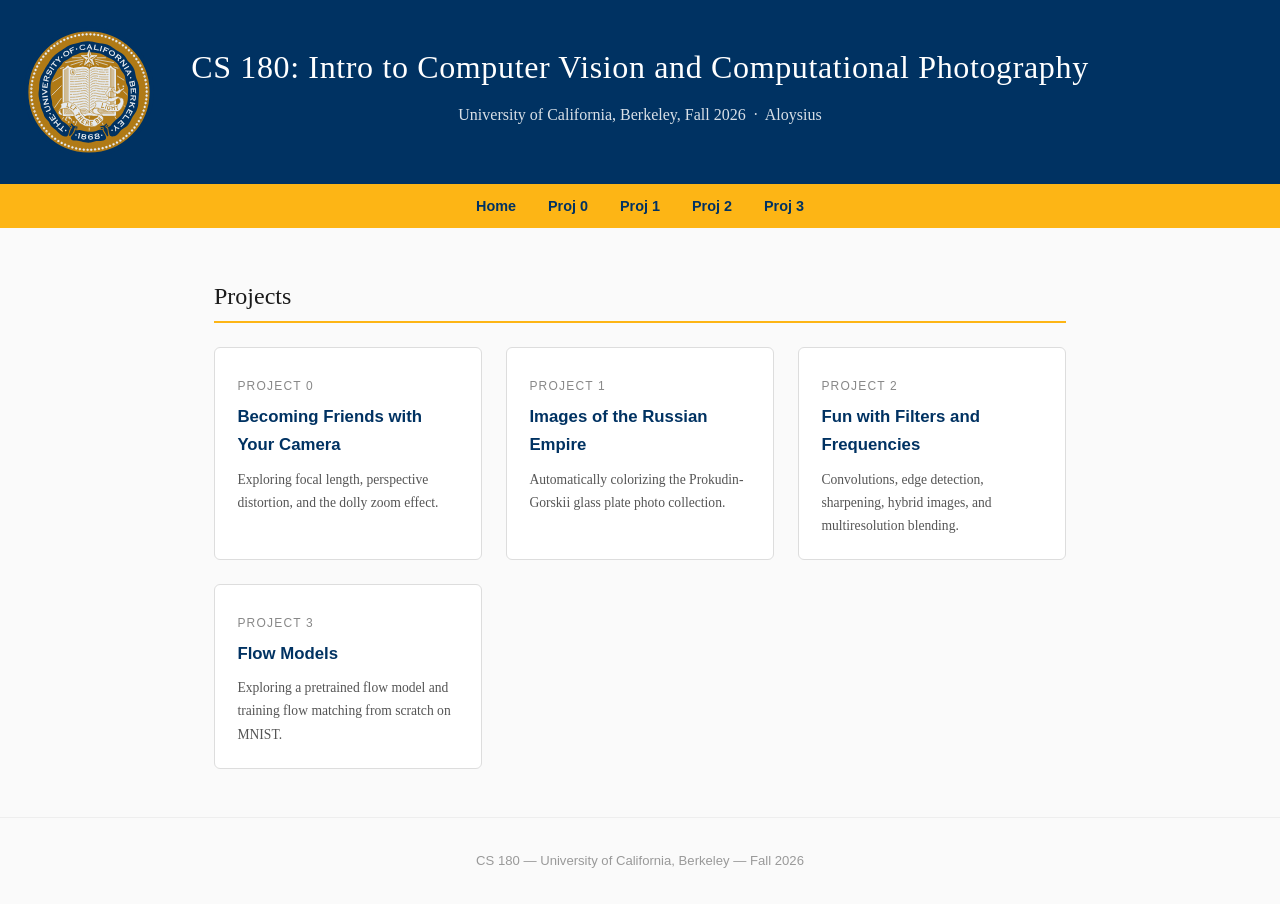
<file: index.html>
<!DOCTYPE html>
<html lang="en">
<head>
  <meta charset="UTF-8" />
  <meta name="viewport" content="width=device-width, initial-scale=1.0" />
  <title>CS 180 — Aloy</title>
  <link rel="stylesheet" href="style.css" />
</head>
<body>

<header>
  <img src="cal_seal.svg" alt="UC Berkeley seal" class="header-seal" />
  <h1>CS 180: Intro to Computer Vision and Computational Photography</h1>
  <p>University of California, Berkeley, Fall 2026 &nbsp;·&nbsp; Aloysius</p>
</header>

<nav>
  <a href="index.html">Home</a>
  <a href="proj0/index.html">Proj 0</a>
  <a href="proj1/index.html">Proj 1</a>
  <a href="proj2/index.html">Proj 2</a>
  <a href="proj3/index.html">Proj 3</a>
  <!-- Add links here as projects are completed -->
</nav>

<main>
  <section>
    <h2>Projects</h2>
    <div class="project-grid">

      <div class="project-card">
        <a href="proj0/index.html">
          <span class="proj-number">Project 0</span>
          <h3>Becoming Friends with Your Camera</h3>
          <p>Exploring focal length, perspective distortion, and the dolly zoom effect.</p>
        </a>
      </div>

      <div class="project-card">
        <a href="proj1/index.html">
          <span class="proj-number">Project 1</span>
          <h3>Images of the Russian Empire</h3>
          <p>Automatically colorizing the Prokudin-Gorskii glass plate photo collection.</p>
        </a>
      </div>

      <div class="project-card">
        <a href="proj2/index.html">
          <span class="proj-number">Project 2</span>
          <h3>Fun with Filters and Frequencies</h3>
          <p>Convolutions, edge detection, sharpening, hybrid images, and multiresolution blending.</p>
        </a>
      </div>

      <div class="project-card">
        <a href="proj3/index.html">
          <span class="proj-number">Project 3</span>
          <h3>Flow Models</h3>
          <p>Exploring a pretrained flow model and training flow matching from scratch on MNIST.</p>
        </a>
      </div>

    </div>
  </section>
</main>

<footer>
  CS 180 &mdash; University of California, Berkeley &mdash; Fall 2026
</footer>

</body>
</html>
</file>
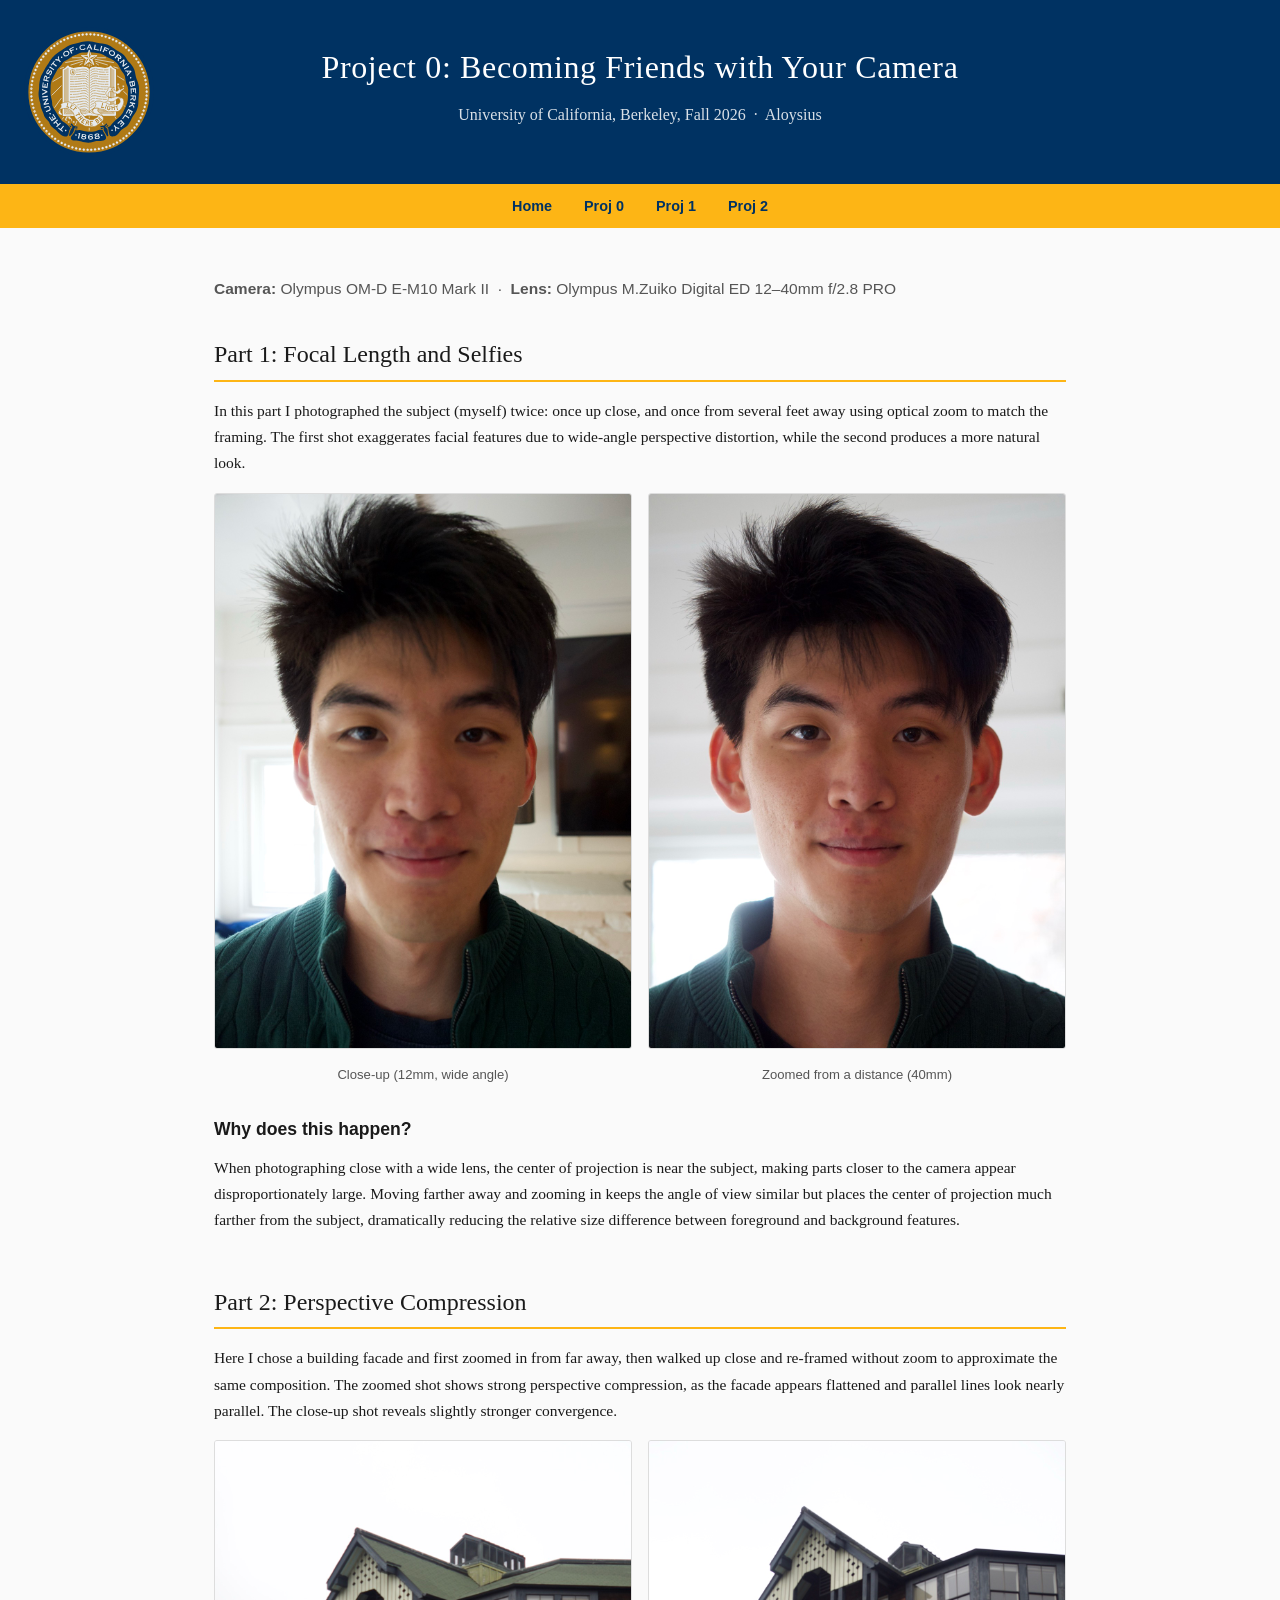
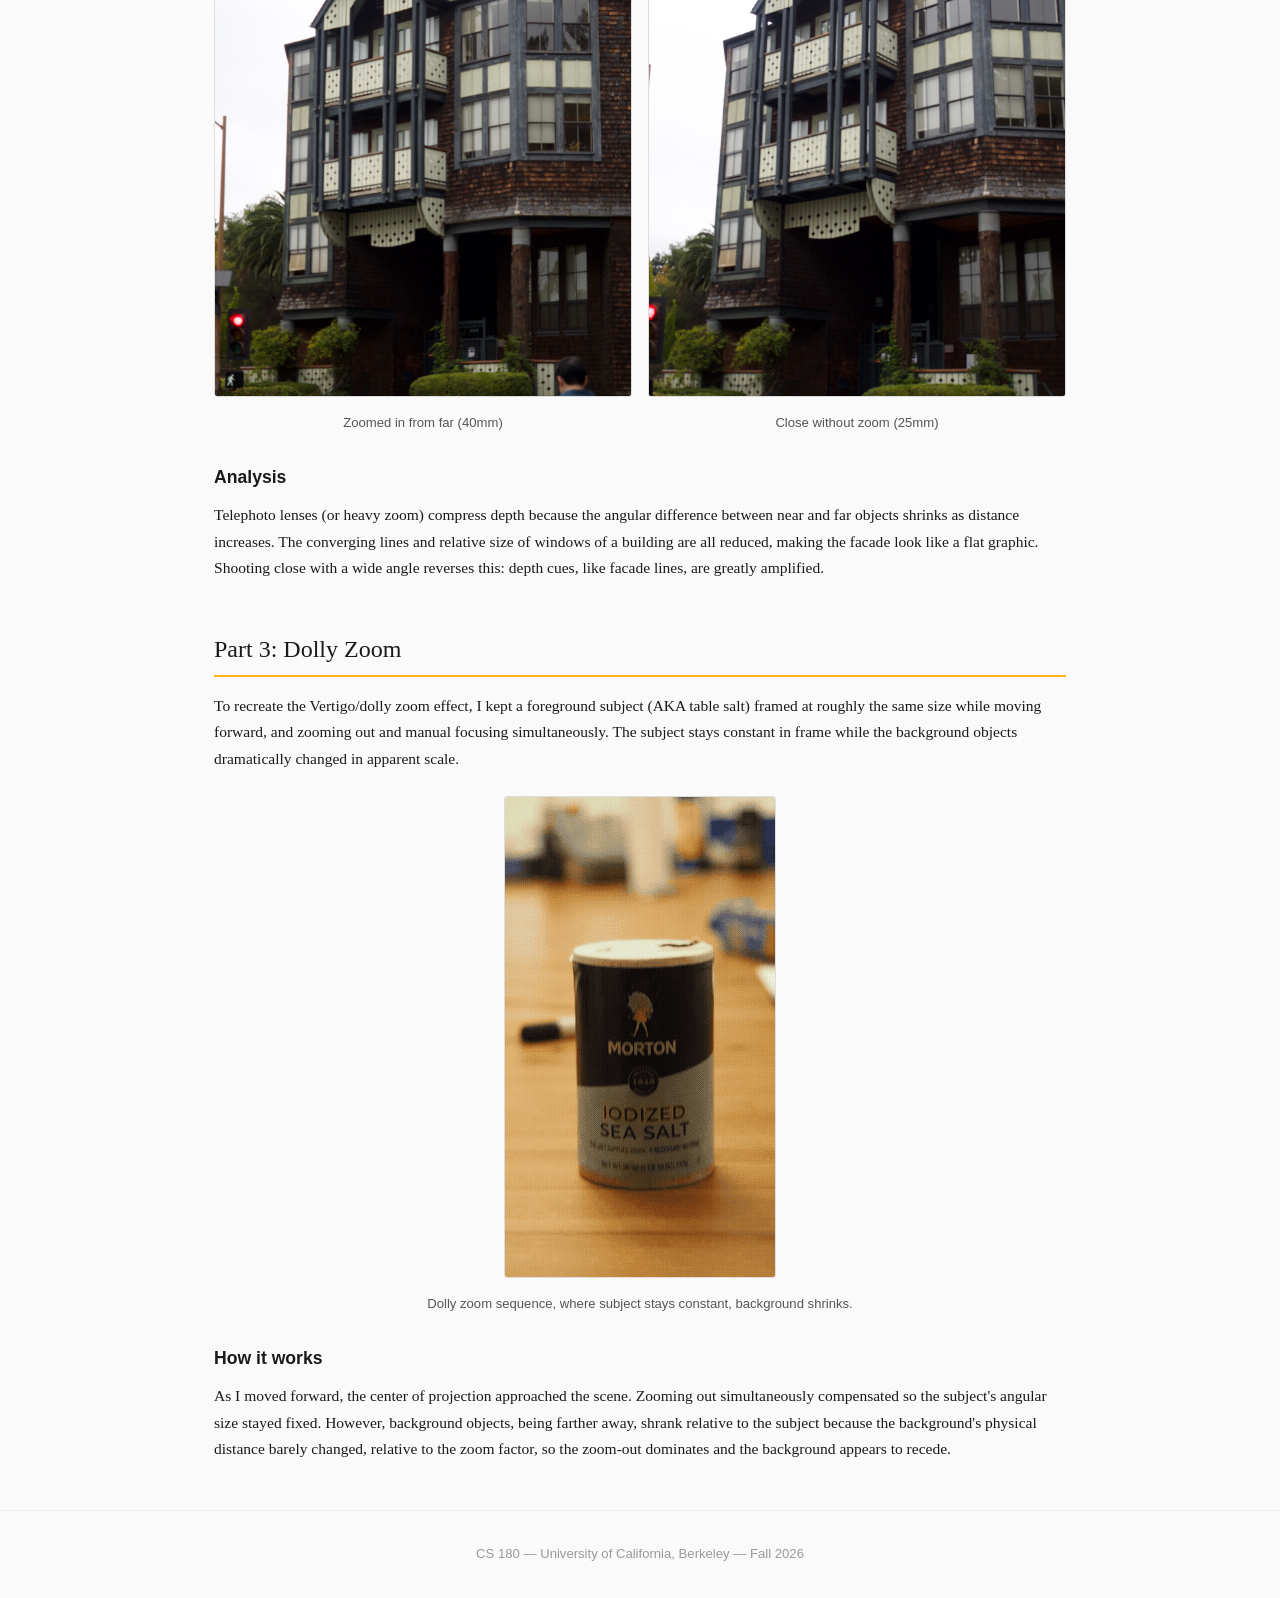
<file: proj0/index.html>
<!DOCTYPE html>
<html lang="en">
<head>
  <meta charset="UTF-8" />
  <meta name="viewport" content="width=device-width, initial-scale=1.0" />
  <title>Proj 0: Becoming Friends with Your Camera — CS 180</title>
  <link rel="stylesheet" href="../style.css" />
</head>
<body>

<header>
  <img src="../cal_seal.svg" alt="UC Berkeley seal" class="header-seal" />
  <h1>Project 0: Becoming Friends with Your Camera</h1>
  <p>University of California, Berkeley, Fall 2026 &nbsp;·&nbsp; Aloysius</p>
</header>

<nav>
  <a href="../index.html">Home</a>
  <a href="../proj0/index.html">Proj 0</a>
  <a href="../proj1/index.html">Proj 1</a>
  <a href="../proj2/index.html">Proj 2</a>
</nav>

<main>

  <section id="equipment">
    <p><strong>Camera:</strong> Olympus OM-D E-M10 Mark II &nbsp;·&nbsp; <strong>Lens:</strong> Olympus M.Zuiko Digital ED 12–40mm f/2.8 PRO</p>
  </section>

  <!-- ===================== PART 1 ===================== -->
  <section id="part1">
    <h2>Part 1: Focal Length and Selfies</h2>
    <p>
      <!-- Explain what you did and what you observed. -->
      In this part I photographed the subject (myself) twice: once up close,
      and once from several feet away using optical zoom to match the framing. The first shot
      exaggerates facial features due to wide-angle perspective distortion, while the second
      produces a more natural look.
    </p>

    <div class="image-row">
      <figure>
        <img src="images/part1_close.jpg" alt="Close-up shot, distorted" />
        <figcaption>Close-up (12mm, wide angle)</figcaption>
      </figure>
      <figure>
        <img src="images/part1_zoom.jpg" alt="Zoom shot from distance" />
        <figcaption>Zoomed from a distance (40mm)</figcaption>
      </figure>
    </div>

    <h3>Why does this happen?</h3>
    <p>
      <!-- Write your reflection here. -->
      When photographing close with a wide lens, the center of projection is near the subject,
      making parts closer to the camera appear disproportionately large. Moving farther away
      and zooming in keeps the angle of view similar but places the center of projection much
      farther from the subject, dramatically reducing the relative size difference between
      foreground and background features.
    </p>
  </section>

  <!-- ===================== PART 2 ===================== -->
  <section id="part2">
    <h2>Part 2: Perspective Compression</h2>
    <p>
      <!-- Explain what you did and what you observed. -->
      Here I chose a building facade and first zoomed in from far away, then walked up close
      and re-framed without zoom to approximate the same composition. The zoomed
      shot shows strong perspective compression, as the facade appears flattened and parallel
      lines look nearly parallel. The close-up shot reveals slightly stronger convergence.
    </p>

    <div class="image-row">
      <figure>
        <img src="images/part2_zoom.jpg" alt="Building zoomed from far" />
        <figcaption>Zoomed in from far (40mm)</figcaption>
      </figure>
      <figure>
        <img src="images/part2_close.jpg" alt="Building shot up close" />
        <figcaption>Close without zoom (25mm)</figcaption>
      </figure>
    </div>

    <h3>Analysis</h3>
    <p>
      <!-- Write your analysis here. -->
      Telephoto lenses (or heavy zoom) compress depth because the angular difference between
      near and far objects shrinks as distance increases. The 
      converging lines and relative size of windows of a building are all reduced, making the facade look
      like a flat graphic. Shooting close with a wide angle reverses this: depth cues, like facade lines, are
      greatly amplified.
    </p>
  </section>

  <!-- ===================== PART 3 ===================== -->
  <section id="part3">
    <h2>Part 3: Dolly Zoom</h2>
    <p>
      <!-- Explain your process. -->
      To recreate the Vertigo/dolly zoom effect, I kept a foreground subject (AKA table salt) framed at roughly
      the same size while moving forward, and zooming out and manual focusing simultaneously. The subject
      stays constant in frame while the background objects dramatically changed in apparent scale.
    </p>

    <figure class="gif-container">
      <img src="images/dolly_zoom.gif" alt="Dolly zoom animated GIF" />
      <figcaption>Dolly zoom sequence, where subject stays constant, background shrinks.</figcaption>
    </figure>

    <h3>How it works</h3>
    <p>
      <!-- Write your explanation here. -->
      As I moved forward, the center of projection approached the scene. Zooming out
      simultaneously compensated so the subject's angular size stayed fixed. However,
      background objects, being farther away, shrank relative to the subject because
      the background's physical distance barely changed, relative to the zoom factor, 
      so the zoom-out dominates and the background appears to recede.
    </p>
  </section>

</main>

<footer>
  CS 180 &mdash; University of California, Berkeley &mdash; Fall 2026
</footer>

</body>
</html>
</file>
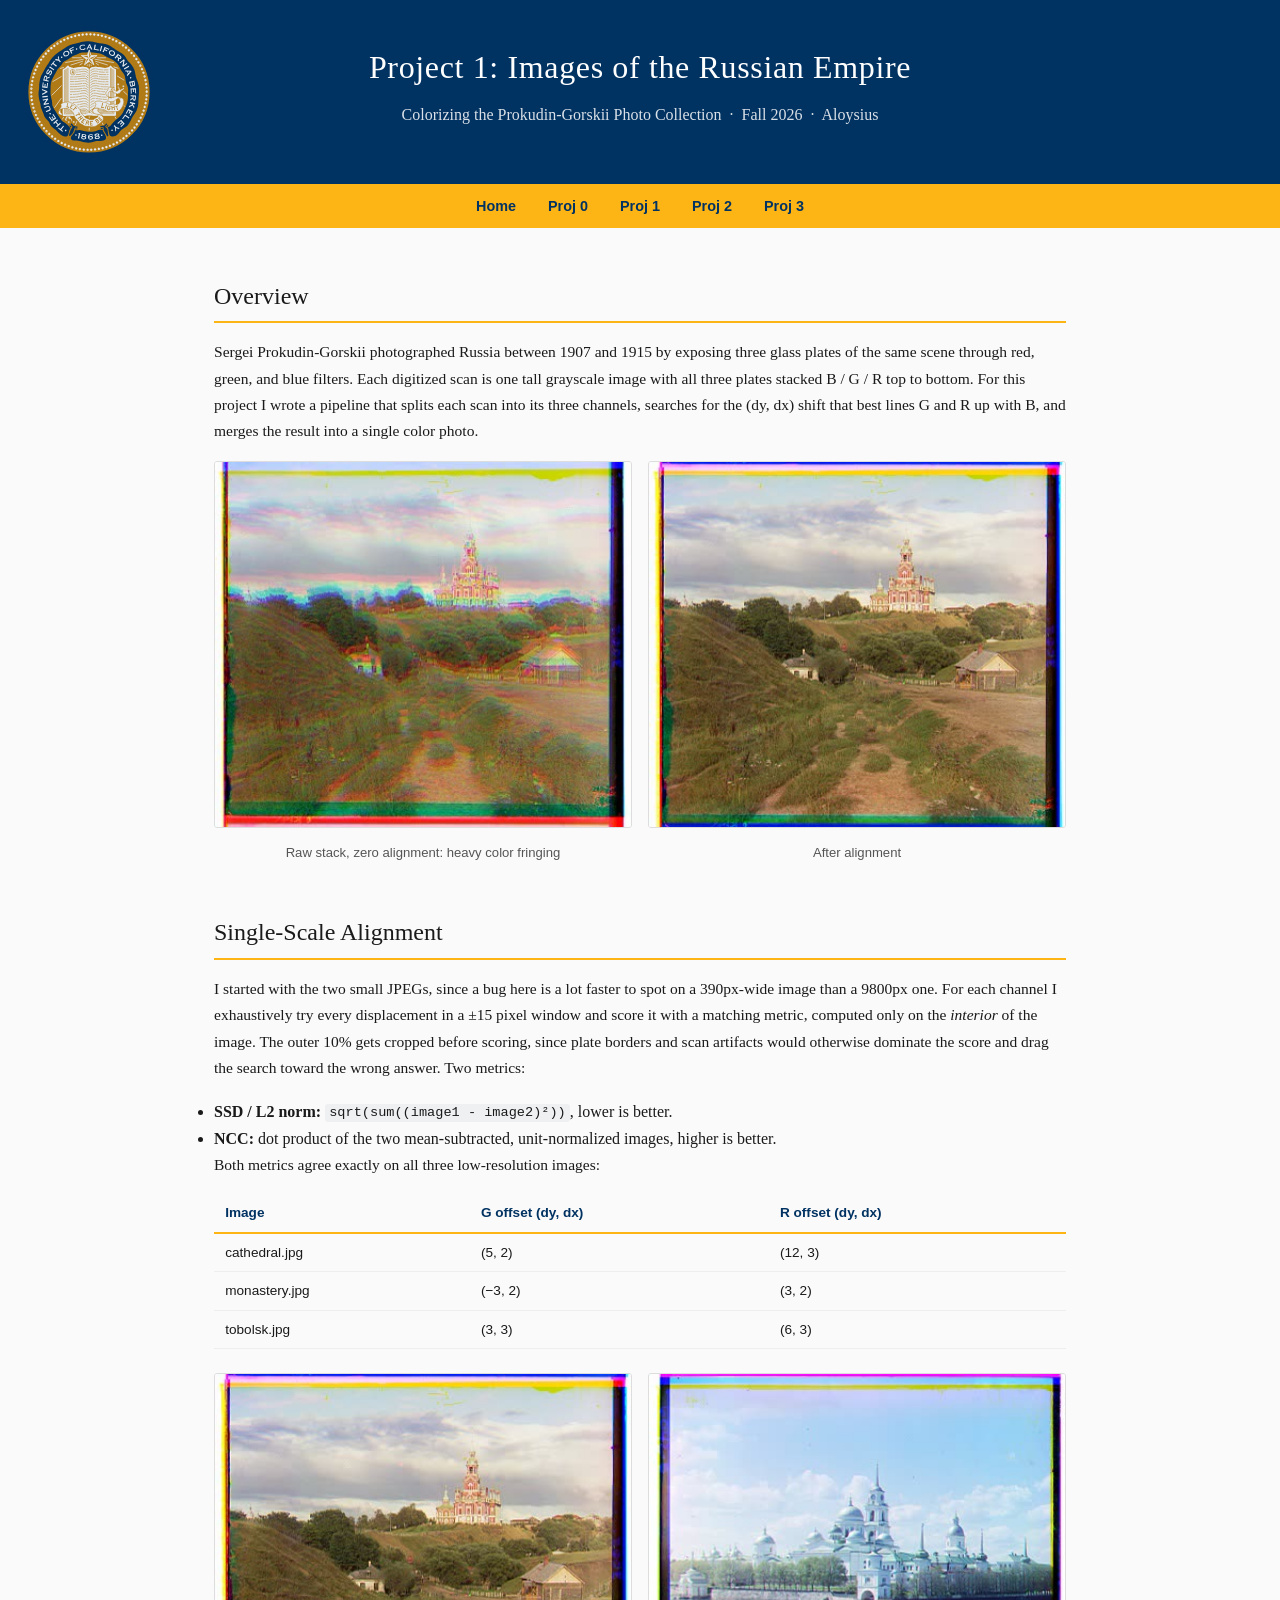
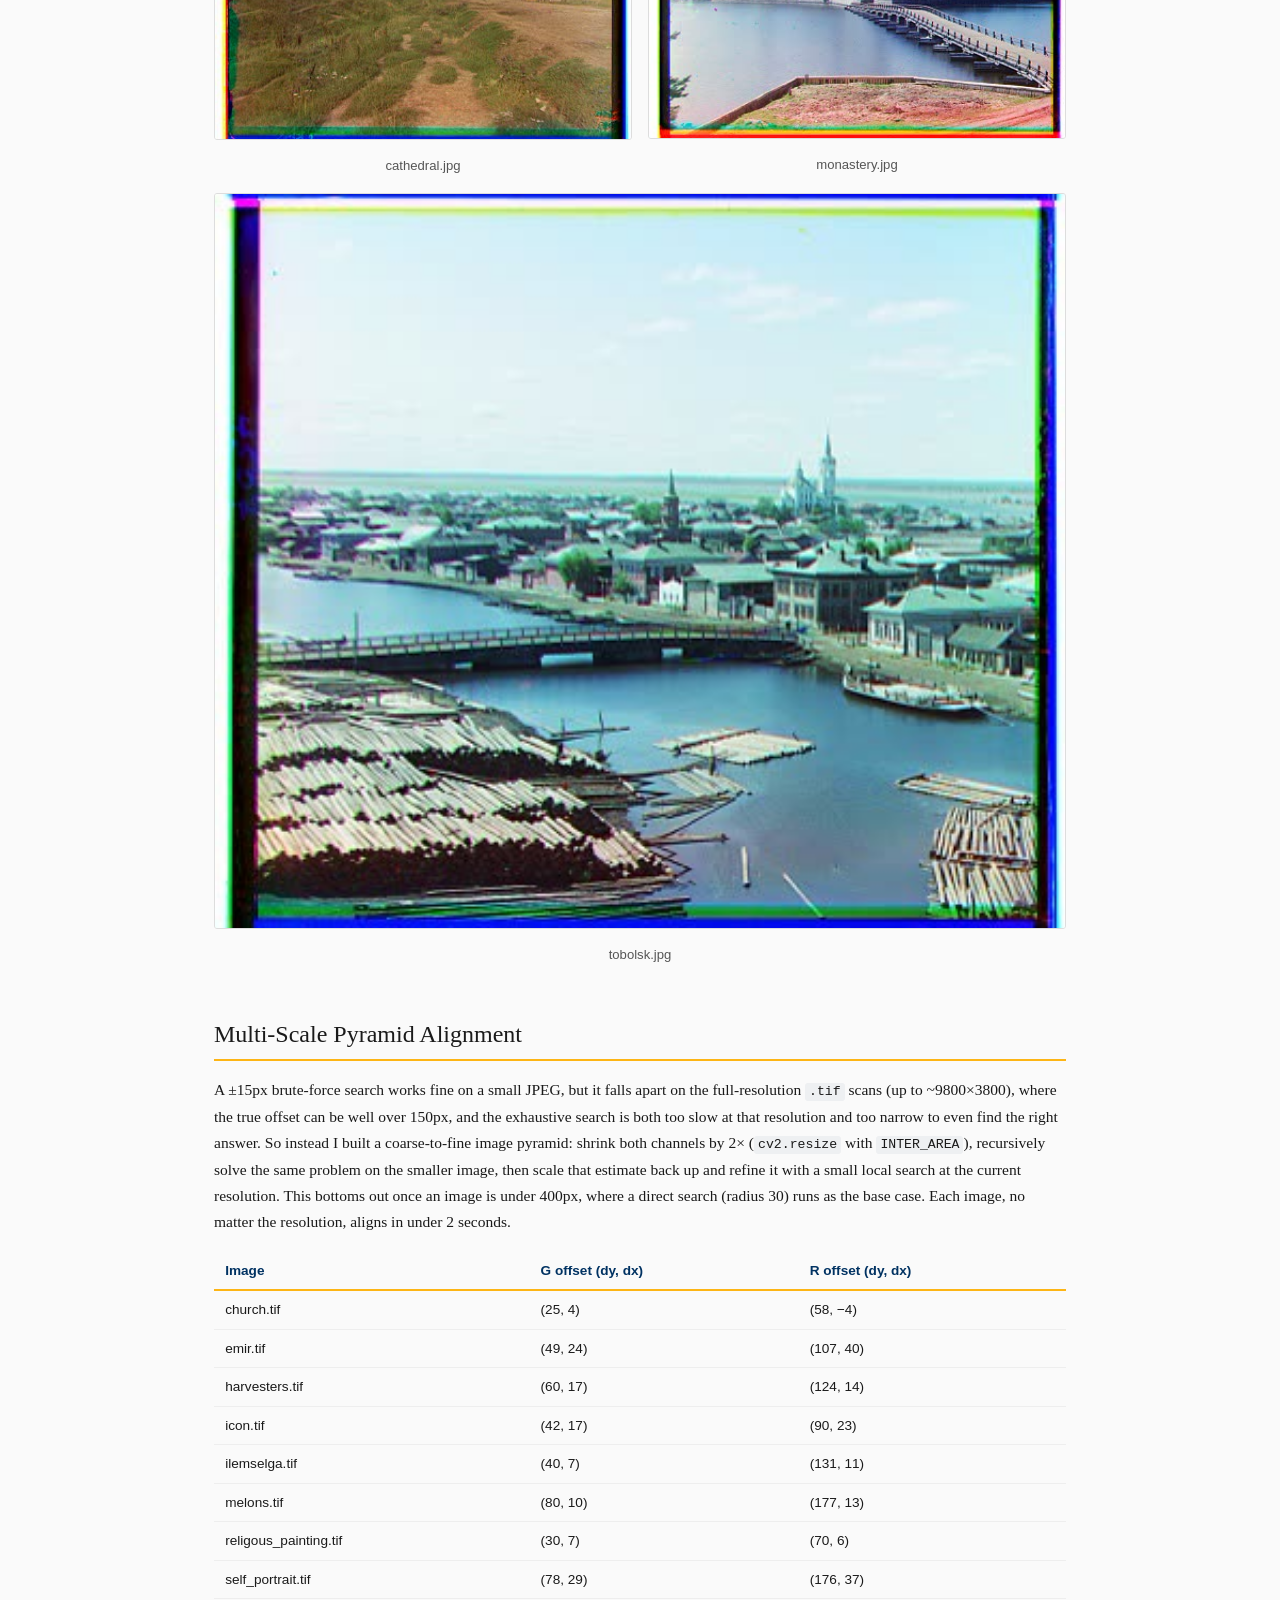
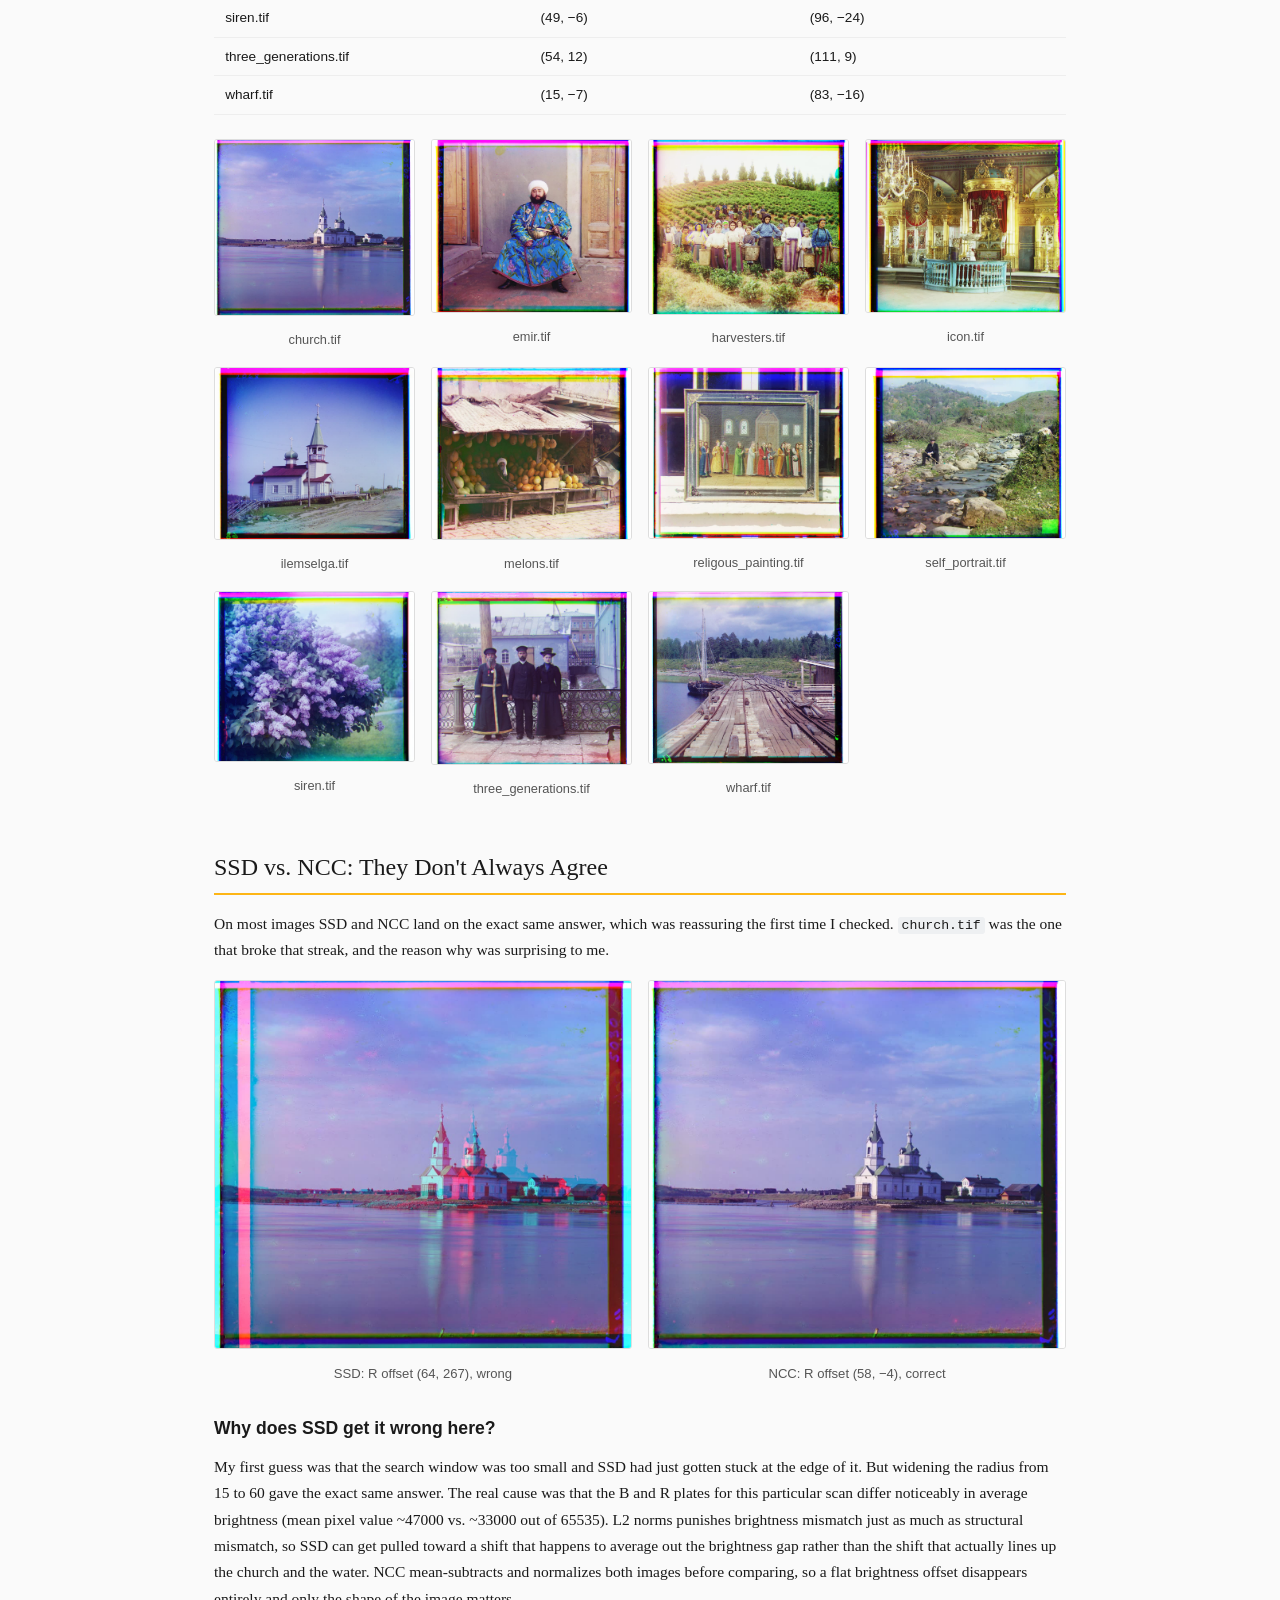
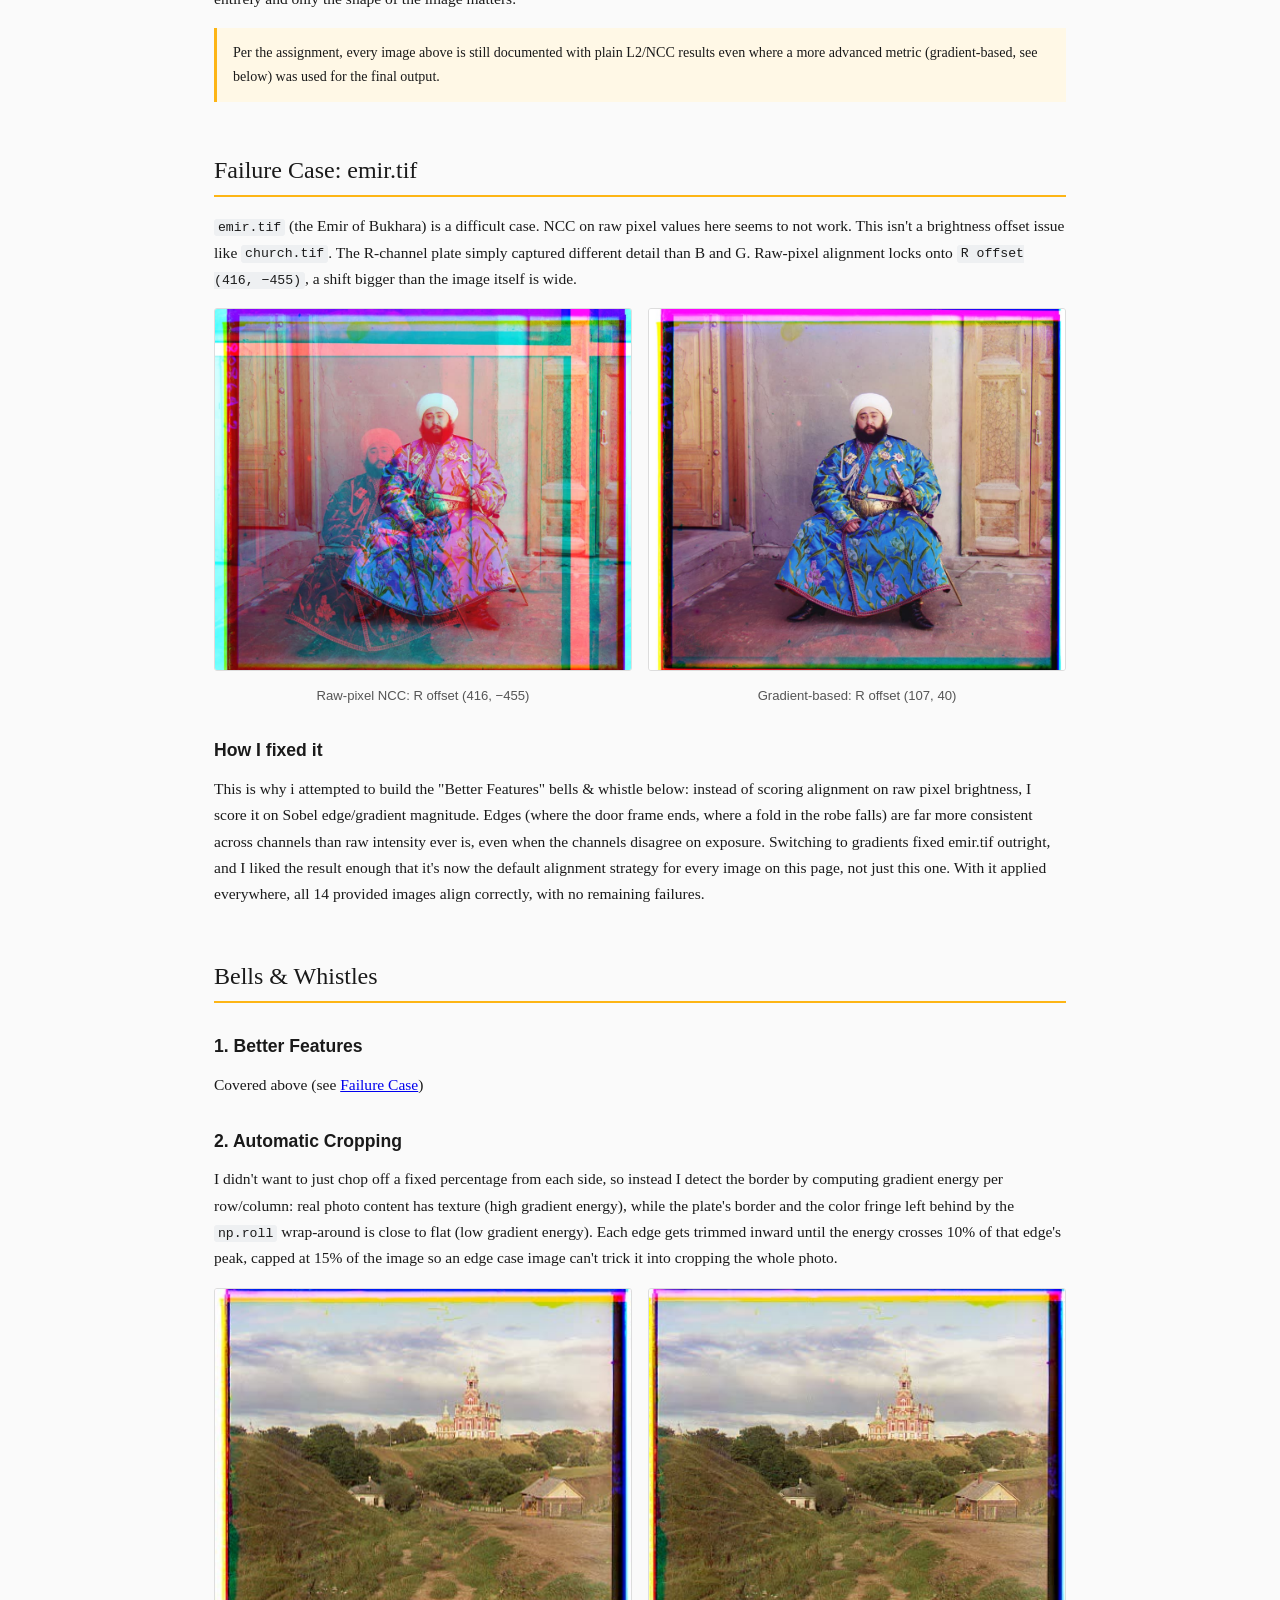
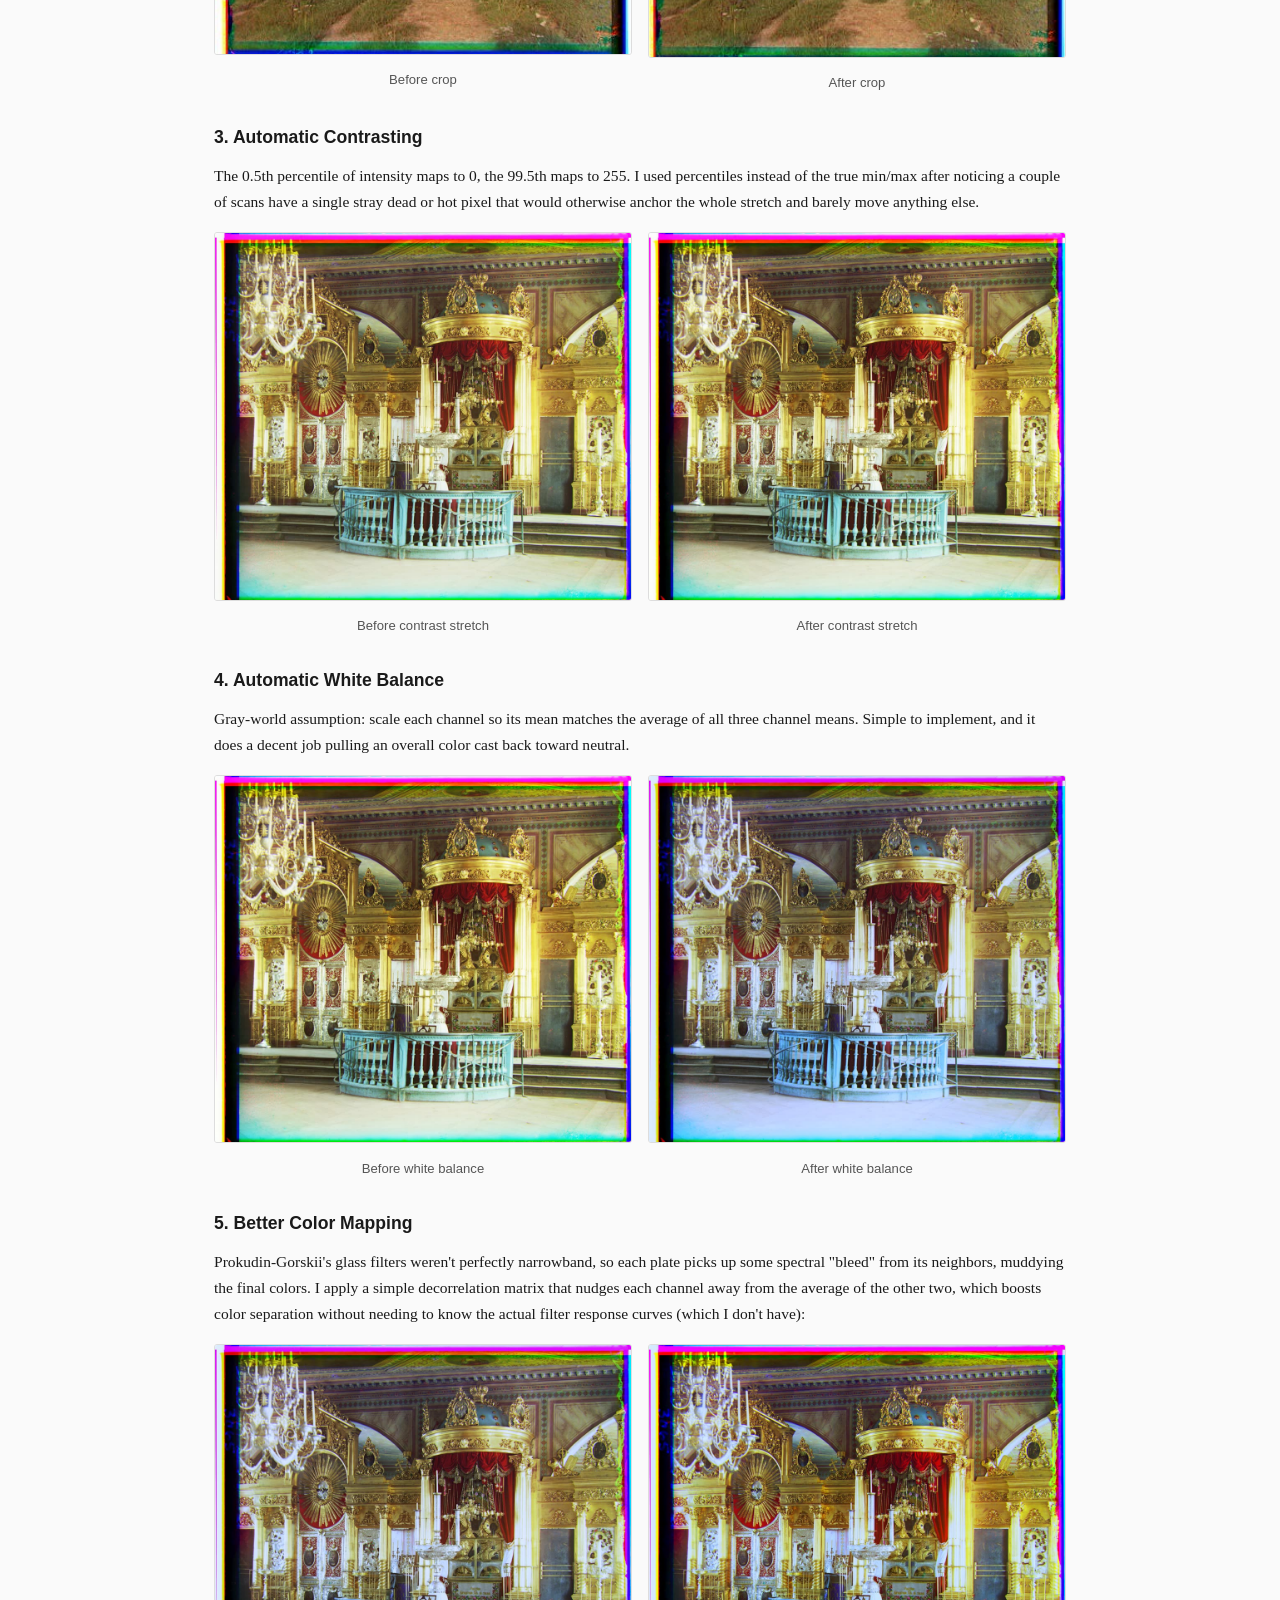
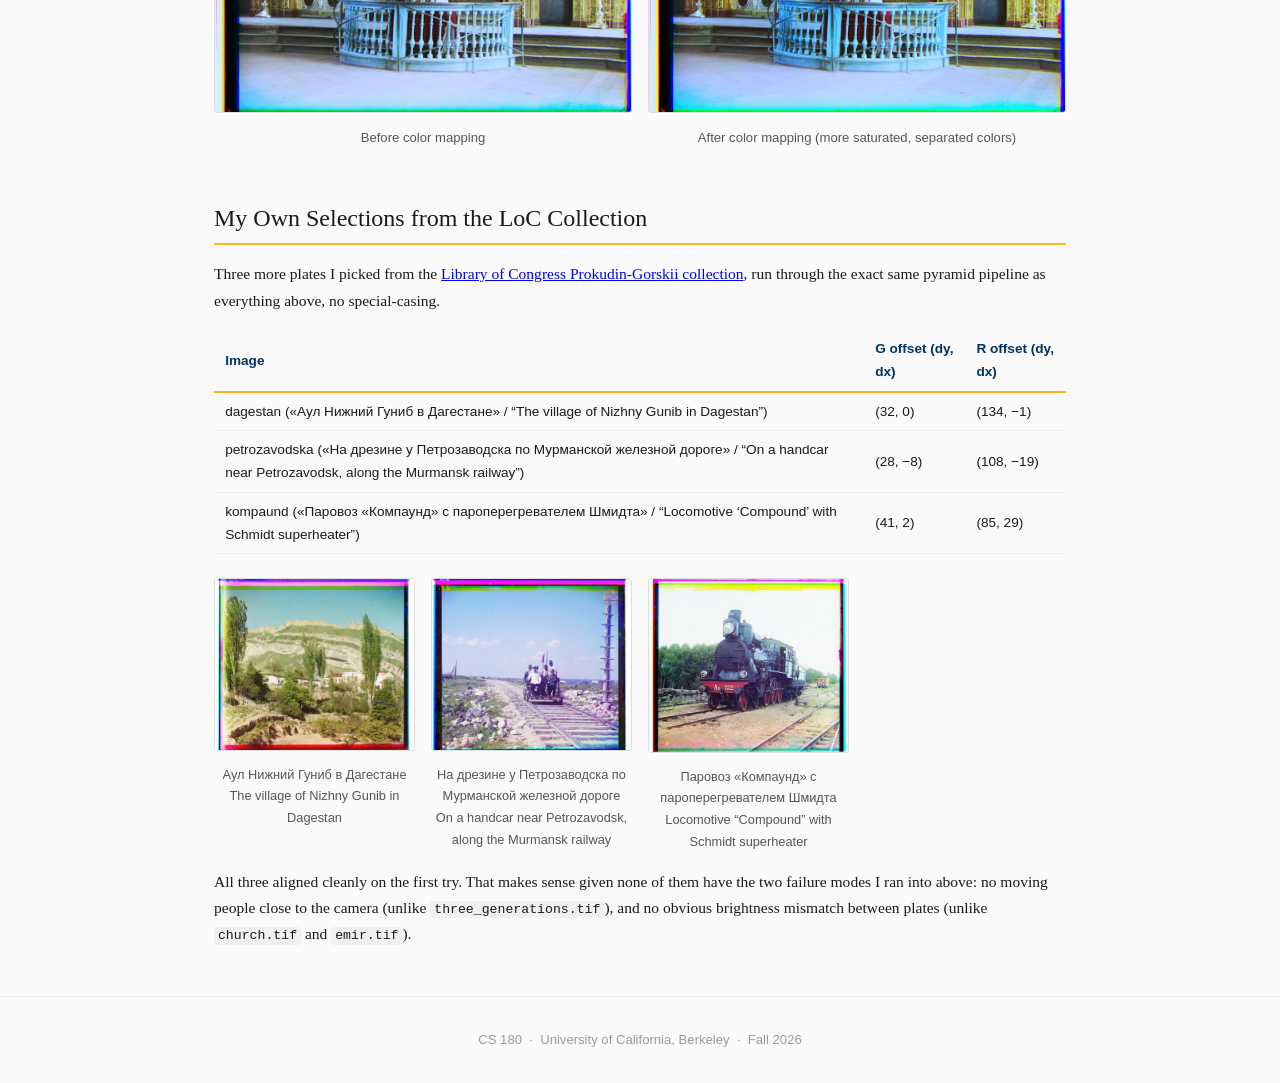
<file: proj1/index.html>
<!DOCTYPE html>
<html lang="en">
<head>
  <meta charset="UTF-8" />
  <meta name="viewport" content="width=device-width, initial-scale=1.0" />
  <title>Proj 1: Colorizing the Prokudin-Gorskii Collection · CS 180</title>
  <link rel="stylesheet" href="../style.css" />
</head>
<body>

<header>
  <img src="../cal_seal.svg" alt="UC Berkeley seal" class="header-seal" />
  <h1>Project 1: Images of the Russian Empire</h1>
  <p>Colorizing the Prokudin-Gorskii Photo Collection &nbsp;·&nbsp; Fall 2026 &nbsp;·&nbsp; Aloysius</p>
</header>

<nav>
  <a href="../index.html">Home</a>
  <a href="../proj0/index.html">Proj 0</a>
  <a href="index.html">Proj 1</a>
  <a href="../proj2/index.html">Proj 2</a>
  <a href="../proj3/index.html">Proj 3</a>
</nav>

<main>

  <!-- ===================== OVERVIEW ===================== -->
  <section id="overview">
    <h2>Overview</h2>
    <p>
      Sergei Prokudin-Gorskii photographed Russia between 1907 and 1915 by exposing three
      glass plates of the same scene through red, green, and blue filters. Each digitized
      scan is one tall grayscale image with all three plates stacked B / G / R top to bottom.
      For this project I wrote a pipeline that splits each scan into its three channels,
      searches for the (dy, dx) shift that best lines G and R up with B, and merges the
      result into a single color photo.     
    </p>
    <div class="image-row">
      <figure>
        <img src="gallery/extra/cathedral_naive.jpg" alt="Cathedral with no alignment" />
        <figcaption>Raw stack, zero alignment: heavy color fringing</figcaption>
      </figure>
      <figure>
        <img src="gallery/cathedral.jpg" alt="Cathedral aligned" />
        <figcaption>After alignment</figcaption>
      </figure>
    </div>
  </section>

  <!-- ===================== SINGLE SCALE ===================== -->
  <section id="single-scale">
    <h2>Single-Scale Alignment</h2>
    <p>
      I started with the two small JPEGs, since a bug here is a lot faster to spot on a
      390px-wide image than a 9800px one. For each channel I exhaustively try every
      displacement in a &plusmn;15&nbsp;pixel window and score it with a matching metric,
      computed only on the <em>interior</em> of the image. The outer 10% gets cropped
      before scoring, since plate borders and scan artifacts would otherwise dominate the
      score and drag the search toward the wrong answer. Two metrics:
    </p>
    <ul>
      <li><strong>SSD / L2 norm:</strong> <code>sqrt(sum((image1 - image2)&sup2;))</code>, lower is better.</li>
      <li><strong>NCC:</strong> dot product of the two mean-subtracted, unit-normalized images, higher is better.</li>
    </ul>
    <p>Both metrics agree exactly on all three low-resolution images:</p>
    <table>
      <thead><tr><th>Image</th><th>G offset (dy, dx)</th><th>R offset (dy, dx)</th></tr></thead>
      <tbody>
        <tr><td>cathedral.jpg</td><td>(5, 2)</td><td>(12, 3)</td></tr>
        <tr><td>monastery.jpg</td><td>(&minus;3, 2)</td><td>(3, 2)</td></tr>
        <tr><td>tobolsk.jpg</td><td>(3, 3)</td><td>(6, 3)</td></tr>
      </tbody>
    </table>
    <div class="image-row">
      <figure><img src="gallery/cathedral.jpg" alt="cathedral aligned" /><figcaption>cathedral.jpg</figcaption></figure>
      <figure><img src="gallery/monastery.jpg" alt="monastery aligned" /><figcaption>monastery.jpg</figcaption></figure>
      <figure><img src="gallery/tobolsk.jpg" alt="tobolsk aligned" /><figcaption>tobolsk.jpg</figcaption></figure>
    </div>
  </section>

  <!-- ===================== PYRAMID ===================== -->
  <section id="pyramid">
    <h2>Multi-Scale Pyramid Alignment</h2>
    <p>
      A &plusmn;15px brute-force search works fine on a small JPEG, but it falls apart on the
      full-resolution <code>.tif</code> scans (up to ~9800&times;3800), where the true offset
      can be well over 150px, and the exhaustive search is both too slow at that resolution
      and too narrow to even find the right answer. So instead I built a coarse-to-fine image
      pyramid: shrink both channels by 2&times; (<code>cv2.resize</code> with
      <code>INTER_AREA</code>), recursively solve the same problem on the smaller image, then
      scale that estimate back up and refine it with a small local search at the current
      resolution. This bottoms out once an image is under 400px, where a direct search
      (radius 30) runs as the base case. Each image, no matter the resolution, aligns in
      under 2 seconds.
    </p>
    <table>
      <thead><tr><th>Image</th><th>G offset (dy, dx)</th><th>R offset (dy, dx)</th></tr></thead>
      <tbody>
        <tr><td>church.tif</td><td>(25, 4)</td><td>(58, &minus;4)</td></tr>
        <tr><td>emir.tif</td><td>(49, 24)</td><td>(107, 40)</td></tr>
        <tr><td>harvesters.tif</td><td>(60, 17)</td><td>(124, 14)</td></tr>
        <tr><td>icon.tif</td><td>(42, 17)</td><td>(90, 23)</td></tr>
        <tr><td>ilemselga.tif</td><td>(40, 7)</td><td>(131, 11)</td></tr>
        <tr><td>melons.tif</td><td>(80, 10)</td><td>(177, 13)</td></tr>
        <tr><td>religous_painting.tif</td><td>(30, 7)</td><td>(70, 6)</td></tr>
        <tr><td>self_portrait.tif</td><td>(78, 29)</td><td>(176, 37)</td></tr>
        <tr><td>siren.tif</td><td>(49, &minus;6)</td><td>(96, &minus;24)</td></tr>
        <tr><td>three_generations.tif</td><td>(54, 12)</td><td>(111, 9)</td></tr>
        <tr><td>wharf.tif</td><td>(15, &minus;7)</td><td>(83, &minus;16)</td></tr>
      </tbody>
    </table>
    <div class="thumb-grid">
      <figure><img src="gallery/church.jpg" /><figcaption>church.tif</figcaption></figure>
      <figure><img src="gallery/emir.jpg" /><figcaption>emir.tif</figcaption></figure>
      <figure><img src="gallery/harvesters.jpg" /><figcaption>harvesters.tif</figcaption></figure>
      <figure><img src="gallery/icon.jpg" /><figcaption>icon.tif</figcaption></figure>
      <figure><img src="gallery/ilemselga.jpg" /><figcaption>ilemselga.tif</figcaption></figure>
      <figure><img src="gallery/melons.jpg" /><figcaption>melons.tif</figcaption></figure>
      <figure><img src="gallery/religous_painting.jpg" /><figcaption>religous_painting.tif</figcaption></figure>
      <figure><img src="gallery/self_portrait.jpg" /><figcaption>self_portrait.tif</figcaption></figure>
      <figure><img src="gallery/siren.jpg" /><figcaption>siren.tif</figcaption></figure>
      <figure><img src="gallery/three_generations.jpg" /><figcaption>three_generations.tif</figcaption></figure>
      <figure><img src="gallery/wharf.jpg" /><figcaption>wharf.tif</figcaption></figure>
    </div>
  </section>

  <!-- ===================== SSD vs NCC ===================== -->
  <section id="metrics">
    <h2>SSD vs. NCC: They Don't Always Agree</h2>
    <p>
      On most images SSD and NCC land on the exact same answer, which was reassuring the
      first time I checked. <code>church.tif</code> was the one that broke that streak, and
      the reason why was surprising to me. 
    </p>
    <div class="image-row">
      <figure>
        <img src="gallery/extra/church_ssd.jpg" alt="church aligned with SSD" />
        <figcaption>SSD: R offset (64, 267), wrong</figcaption>
      </figure>
      <figure>
        <img src="gallery/extra/church_ncc.jpg" alt="church aligned with NCC" />
        <figcaption>NCC: R offset (58, &minus;4), correct</figcaption>
      </figure>
    </div>
    <h3>Why does SSD get it wrong here?</h3>
    <p>
      My first guess was that the search window was too small and SSD had just gotten stuck
      at the edge of it. But widening the radius from 15 to 60 gave the exact same
      answer. The real cause was that the B and R plates for this particular scan
      differ noticeably in average brightness (mean pixel value ~47000 vs. ~33000 out of
      65535). L2 norms punishes brightness mismatch just as much as structural
      mismatch, so SSD can get pulled toward a shift that happens to average out the
      brightness gap rather than the shift that actually lines up the church and the water.
      NCC mean-subtracts and normalizes both images before comparing, so a flat brightness
      offset disappears entirely and only the shape of the image matters. 
    </p>
    <p class="note">
      Per the assignment, every image above is still documented with plain L2/NCC results
      even where a more advanced metric (gradient-based, see below) was used for the final
      output.
    </p>
  </section>

  <!-- ===================== FAILURE CASE ===================== -->
  <section id="failure">
    <h2>Failure Case: emir.tif</h2>
    <p>
      <code>emir.tif</code> (the Emir of Bukhara) is a difficult case.
      NCC on raw pixel values here seems to not work.
      This isn't a brightness offset issue like <code>church.tif</code>. The
      R-channel plate simply captured different detail than B and G. Raw-pixel
      alignment locks onto <code>R offset (416, &minus;455)</code>, a shift bigger than the
      image itself is wide.
    </p>
    <div class="image-row">
      <figure>
        <img src="gallery/bells_whistles/emir_0_features_before_raw.jpg" alt="emir raw pixel alignment, broken" />
        <figcaption>Raw-pixel NCC: R offset (416, &minus;455)</figcaption>
      </figure>
      <figure>
        <img src="gallery/bells_whistles/emir_0_features_after_gradient.jpg" alt="emir gradient alignment, fixed" />
        <figcaption>Gradient-based: R offset (107, 40)</figcaption>
      </figure>
    </div>
    <h3>How I fixed it</h3>
    <p>
      This is why i attempted to build the "Better Features" bells &amp; whistle below:
      instead of scoring alignment on raw pixel brightness, I score it on Sobel edge/gradient
      magnitude. Edges (where the door frame ends, where a fold in the robe falls)
      are far more consistent across channels than raw intensity ever is, even when
      the channels disagree on exposure. Switching to gradients fixed emir.tif outright, and
      I liked the result enough that it's now the default alignment strategy for every image
      on this page, not just this one. With it applied everywhere, all 14 provided images
      align correctly, with no remaining failures.
    </p>
  </section>

  <!-- ===================== BELLS & WHISTLES ===================== -->
  <section id="bells">
    <h2>Bells &amp; Whistles</h2>

    <h3>1. Better Features</h3>
    <p>
      Covered above (see <a href="#failure">Failure Case</a>)
    </p>

    <h3>2. Automatic Cropping</h3>
    <p>
      I didn't want to just chop off a fixed percentage from each side, so instead I detect
      the border by computing gradient energy per row/column: real photo content has texture
      (high gradient energy), while the plate's border and the color fringe left behind by
      the <code>np.roll</code> wrap-around is close to flat (low gradient energy). Each edge
      gets trimmed inward until the energy crosses 10% of that edge's peak, capped at 15% of
      the image so an edge case image can't trick it into cropping the whole photo.
    </p>
    <div class="image-row">
      <figure><img src="gallery/bells_whistles/cathedral_1_crop_before.jpg" /><figcaption>Before crop</figcaption></figure>
      <figure><img src="gallery/bells_whistles/cathedral_1_crop_after.jpg" /><figcaption>After crop</figcaption></figure>
    </div>

    <h3>3. Automatic Contrasting</h3>
    <p>
      The 0.5th percentile of intensity maps to 0, the 99.5th maps to 255.
      I used percentiles instead of the true min/max after noticing a couple of scans have a
      single stray dead or hot pixel that would otherwise anchor the whole stretch and barely
      move anything else.
    </p>
    <div class="image-row">
      <figure><img src="gallery/bells_whistles/icon_2_contrast_before.jpg" /><figcaption>Before contrast stretch</figcaption></figure>
      <figure><img src="gallery/bells_whistles/icon_2_contrast_after.jpg" /><figcaption>After contrast stretch</figcaption></figure>
    </div>

    <h3>4. Automatic White Balance</h3>
    <p>
      Gray-world assumption: scale each channel so its mean matches the average of all three
      channel means. Simple to implement, and it does a decent job pulling an overall color
      cast back toward neutral.
    </p>
    <div class="image-row">
      <figure><img src="gallery/bells_whistles/icon_3_whitebalance_before.jpg" /><figcaption>Before white balance</figcaption></figure>
      <figure><img src="gallery/bells_whistles/icon_3_whitebalance_after.jpg" /><figcaption>After white balance</figcaption></figure>
    </div>

    <h3>5. Better Color Mapping</h3>
    <p>
      Prokudin-Gorskii's glass filters weren't perfectly narrowband, so each plate picks up
      some spectral "bleed" from its neighbors, muddying the final colors. I apply a simple
      decorrelation matrix that nudges each channel away from the average of the other two,
      which boosts color separation without needing to know the actual filter response
      curves (which I don't have):
    </p>
    <div class="image-row">
      <figure><img src="gallery/bells_whistles/icon_4_colormap_before.jpg" /><figcaption>Before color mapping</figcaption></figure>
      <figure><img src="gallery/bells_whistles/icon_4_colormap_after.jpg" /><figcaption>After color mapping (more saturated, separated colors)</figcaption></figure>
    </div>
  </section>

  <!-- ===================== SELF-CHOSEN IMAGES ===================== -->
  <section id="own-images">
    <h2>My Own Selections from the LoC Collection</h2>
    <p>
      Three more plates I picked from the
      <a href="https://www.loc.gov/pictures/collection/prok/" target="_blank" rel="noopener">Library of Congress Prokudin-Gorskii collection</a>,
      run through the exact same pyramid pipeline as everything above, no special-casing.
    </p>
    <table>
      <thead><tr><th>Image</th><th>G offset (dy, dx)</th><th>R offset (dy, dx)</th></tr></thead>
      <tbody>
        <tr><td>dagestan (&laquo;&#1040;&#1091;&#1083; &#1053;&#1080;&#1078;&#1085;&#1080;&#1081; &#1043;&#1091;&#1085;&#1080;&#1073; &#1074; &#1044;&#1072;&#1075;&#1077;&#1089;&#1090;&#1072;&#1085;&#1077;&raquo; / &ldquo;The village of Nizhny Gunib in Dagestan&rdquo;)</td><td>(32, 0)</td><td>(134, &minus;1)</td></tr>
        <tr><td>petrozavodska (&laquo;&#1053;&#1072; &#1076;&#1088;&#1077;&#1079;&#1080;&#1085;&#1077; &#1091; &#1055;&#1077;&#1090;&#1088;&#1086;&#1079;&#1072;&#1074;&#1086;&#1076;&#1089;&#1082;&#1072; &#1087;&#1086; &#1052;&#1091;&#1088;&#1084;&#1072;&#1085;&#1089;&#1082;&#1086;&#1081; &#1078;&#1077;&#1083;&#1077;&#1079;&#1085;&#1086;&#1081; &#1076;&#1086;&#1088;&#1086;&#1075;&#1077;&raquo; / &ldquo;On a handcar near Petrozavodsk, along the Murmansk railway&rdquo;)</td><td>(28, &minus;8)</td><td>(108, &minus;19)</td></tr>
        <tr><td>kompaund (&laquo;&#1055;&#1072;&#1088;&#1086;&#1074;&#1086;&#1079; &#171;&#1050;&#1086;&#1084;&#1087;&#1072;&#1091;&#1085;&#1076;&#187; &#1089; &#1087;&#1072;&#1088;&#1086;&#1087;&#1077;&#1088;&#1077;&#1075;&#1088;&#1077;&#1074;&#1072;&#1090;&#1077;&#1083;&#1077;&#1084; &#1064;&#1084;&#1080;&#1076;&#1090;&#1072;&raquo; / &ldquo;Locomotive &lsquo;Compound&rsquo; with Schmidt superheater&rdquo;)</td><td>(41, 2)</td><td>(85, 29)</td></tr>
      </tbody>
    </table>
    <div class="thumb-grid">
      <figure>
        <img src="gallery/dagestan.jpg" alt="Aul Nizhnii Gunib in Dagestan" />
        <figcaption>&#1040;&#1091;&#1083; &#1053;&#1080;&#1078;&#1085;&#1080;&#1081; &#1043;&#1091;&#1085;&#1080;&#1073; &#1074; &#1044;&#1072;&#1075;&#1077;&#1089;&#1090;&#1072;&#1085;&#1077;<br />The village of Nizhny Gunib in Dagestan</figcaption>
      </figure>
      <figure>
        <img src="gallery/petrozavodska.jpg" alt="Railroad handcar near Petrozavodsk" />
        <figcaption>&#1053;&#1072; &#1076;&#1088;&#1077;&#1079;&#1080;&#1085;&#1077; &#1091; &#1055;&#1077;&#1090;&#1088;&#1086;&#1079;&#1072;&#1074;&#1086;&#1076;&#1089;&#1082;&#1072; &#1087;&#1086; &#1052;&#1091;&#1088;&#1084;&#1072;&#1085;&#1089;&#1082;&#1086;&#1081; &#1078;&#1077;&#1083;&#1077;&#1079;&#1085;&#1086;&#1081; &#1076;&#1086;&#1088;&#1086;&#1075;&#1077;<br />On a handcar near Petrozavodsk, along the Murmansk railway</figcaption>
      </figure>
      <figure>
        <img src="gallery/kompaund.jpg" alt="Kompaund steam locomotive" />
        <figcaption>&#1055;&#1072;&#1088;&#1086;&#1074;&#1086;&#1079; &#171;&#1050;&#1086;&#1084;&#1087;&#1072;&#1091;&#1085;&#1076;&#187; &#1089; &#1087;&#1072;&#1088;&#1086;&#1087;&#1077;&#1088;&#1077;&#1075;&#1088;&#1077;&#1074;&#1072;&#1090;&#1077;&#1083;&#1077;&#1084; &#1064;&#1084;&#1080;&#1076;&#1090;&#1072;<br />Locomotive &ldquo;Compound&rdquo; with Schmidt superheater</figcaption>
      </figure>
    </div>
    <p>
      All three aligned cleanly on the first try. That
      makes sense given none of them have the two failure modes I ran into above: no moving
      people close to the camera (unlike <code>three_generations.tif</code>), and no obvious
      brightness mismatch between plates (unlike <code>church.tif</code> and
      <code>emir.tif</code>).
    </p>
  </section>

</main>

<footer>
  CS 180 &nbsp;·&nbsp; University of California, Berkeley &nbsp;·&nbsp; Fall 2026
</footer>

</body>
</html>
</file>
<file: style.css>
* {
  box-sizing: border-box;
  margin: 0;
  padding: 0;
}

body {
  font-family: "Georgia", serif;
  background: #fafafa;
  color: #1a1a1a;
  line-height: 1.7;
}

header {
  background: #003262; /* Berkeley blue */
  color: #fff;
  padding: 2.5rem 160px;
  text-align: center;
  position: relative;
}

.header-seal {
  position: absolute;
  top: 50%;
  left: 1.5rem;
  transform: translateY(-50%);
  height: 130px;
  width: 130px;
  object-fit: contain;
  opacity: 0.9;
}

header h1 {
  font-size: 2rem;
  font-weight: normal;
  letter-spacing: 0.02em;
}

header p {
  margin-top: 0.4rem;
  font-size: 1rem;
  opacity: 0.85;
}

nav {
  background: #fdb515; /* Berkeley gold */
  display: flex;
  justify-content: center;
  gap: 2rem;
  padding: 0.6rem 1rem;
}

nav a {
  color: #003262;
  text-decoration: none;
  font-family: "Helvetica Neue", sans-serif;
  font-size: 0.9rem;
  font-weight: 600;
}

nav a:hover {
  text-decoration: underline;
}

#equipment {
  margin-bottom: 2rem;
  font-family: "Helvetica Neue", sans-serif;
  font-size: 0.88rem;
  color: #555;
}

main {
  max-width: 900px;
  margin: 3rem auto;
  padding: 0 1.5rem;
}

h2 {
  font-size: 1.5rem;
  font-weight: normal;
  border-bottom: 2px solid #fdb515;
  padding-bottom: 0.3rem;
  margin-bottom: 1rem;
}

h3 {
  font-size: 1.1rem;
  margin: 1.8rem 0 0.6rem;
  font-family: "Helvetica Neue", sans-serif;
}

p {
  margin-bottom: 1rem;
  font-size: 0.97rem;
}

section {
  margin-bottom: 3rem;
}

.image-row {
  display: flex;
  gap: 1rem;
  flex-wrap: wrap;
  margin: 1rem 0;
}

.image-row figure {
  flex: 1 1 280px;
  text-align: center;
}

.image-row img {
  width: 100%;
  border: 1px solid #ddd;
  border-radius: 3px;
}

.image-row figcaption {
  font-size: 0.82rem;
  color: #555;
  margin-top: 0.4rem;
  font-family: "Helvetica Neue", sans-serif;
}

.gif-container {
  text-align: center;
  margin: 1.5rem 0;
}

.gif-container img {
  max-width: 100%;
  border: 1px solid #ddd;
  border-radius: 3px;
}

.gif-container figcaption {
  font-size: 0.82rem;
  color: #555;
  margin-top: 0.4rem;
  font-family: "Helvetica Neue", sans-serif;
}

/* Landing page project cards */
.project-grid {
  display: grid;
  grid-template-columns: repeat(auto-fill, minmax(240px, 1fr));
  gap: 1.5rem;
  margin-top: 1.5rem;
}

.project-card {
  border: 1px solid #ddd;
  border-radius: 6px;
  overflow: hidden;
  background: #fff;
  transition: box-shadow 0.2s;
}

.project-card:hover {
  box-shadow: 0 4px 16px rgba(0,0,0,0.1);
}

.project-card a {
  display: block;
  padding: 1.4rem;
  text-decoration: none;
  color: inherit;
}

.project-card .proj-number {
  font-size: 0.75rem;
  text-transform: uppercase;
  letter-spacing: 0.1em;
  color: #888;
  font-family: "Helvetica Neue", sans-serif;
}

.project-card h3 {
  margin: 0.3rem 0 0.5rem;
  font-size: 1.05rem;
  color: #003262;
}

.project-card p {
  font-size: 0.85rem;
  color: #555;
  margin: 0;
}

table {
  width: 100%;
  border-collapse: collapse;
  margin: 1rem 0 1.5rem;
  font-family: "Helvetica Neue", sans-serif;
  font-size: 0.85rem;
}

th, td {
  text-align: left;
  padding: 0.45rem 0.7rem;
  border-bottom: 1px solid #eee;
}

th {
  color: #003262;
  border-bottom: 2px solid #fdb515;
  font-weight: 600;
}

tr:hover td {
  background: #fafafa;
}

.thumb-grid {
  display: grid;
  grid-template-columns: repeat(auto-fill, minmax(200px, 1fr));
  gap: 1rem;
  margin: 1rem 0;
}

.thumb-grid figure {
  margin: 0;
  text-align: center;
}

.thumb-grid img {
  width: 100%;
  border: 1px solid #ddd;
  border-radius: 3px;
}

.thumb-grid figcaption {
  font-size: 0.8rem;
  color: #555;
  margin-top: 0.3rem;
  font-family: "Helvetica Neue", sans-serif;
}

code {
  font-family: "SF Mono", "Menlo", "Consolas", monospace;
  font-size: 0.85em;
  background: #eef0f2;
  padding: 0.1em 0.3em;
  border-radius: 3px;
}

pre {
  background: #1e2530;
  color: #e8eaed;
  padding: 1rem 1.2rem;
  border-radius: 6px;
  overflow-x: auto;
  margin: 1rem 0;
  font-size: 0.82rem;
  line-height: 1.5;
}

pre code {
  background: none;
  padding: 0;
  color: inherit;
}

.note {
  background: #fff8e6;
  border-left: 3px solid #fdb515;
  padding: 0.8rem 1rem;
  font-size: 0.88rem;
  margin: 1rem 0;
}

.fail {
  background: #fdeeee;
  border-left: 3px solid #c0392b;
  padding: 0.8rem 1rem;
  font-size: 0.88rem;
  margin: 1rem 0;
}

footer {
  text-align: center;
  padding: 2rem;
  font-size: 0.82rem;
  color: #999;
  font-family: "Helvetica Neue", sans-serif;
  border-top: 1px solid #eee;
  margin-top: 3rem;
}
</file>
